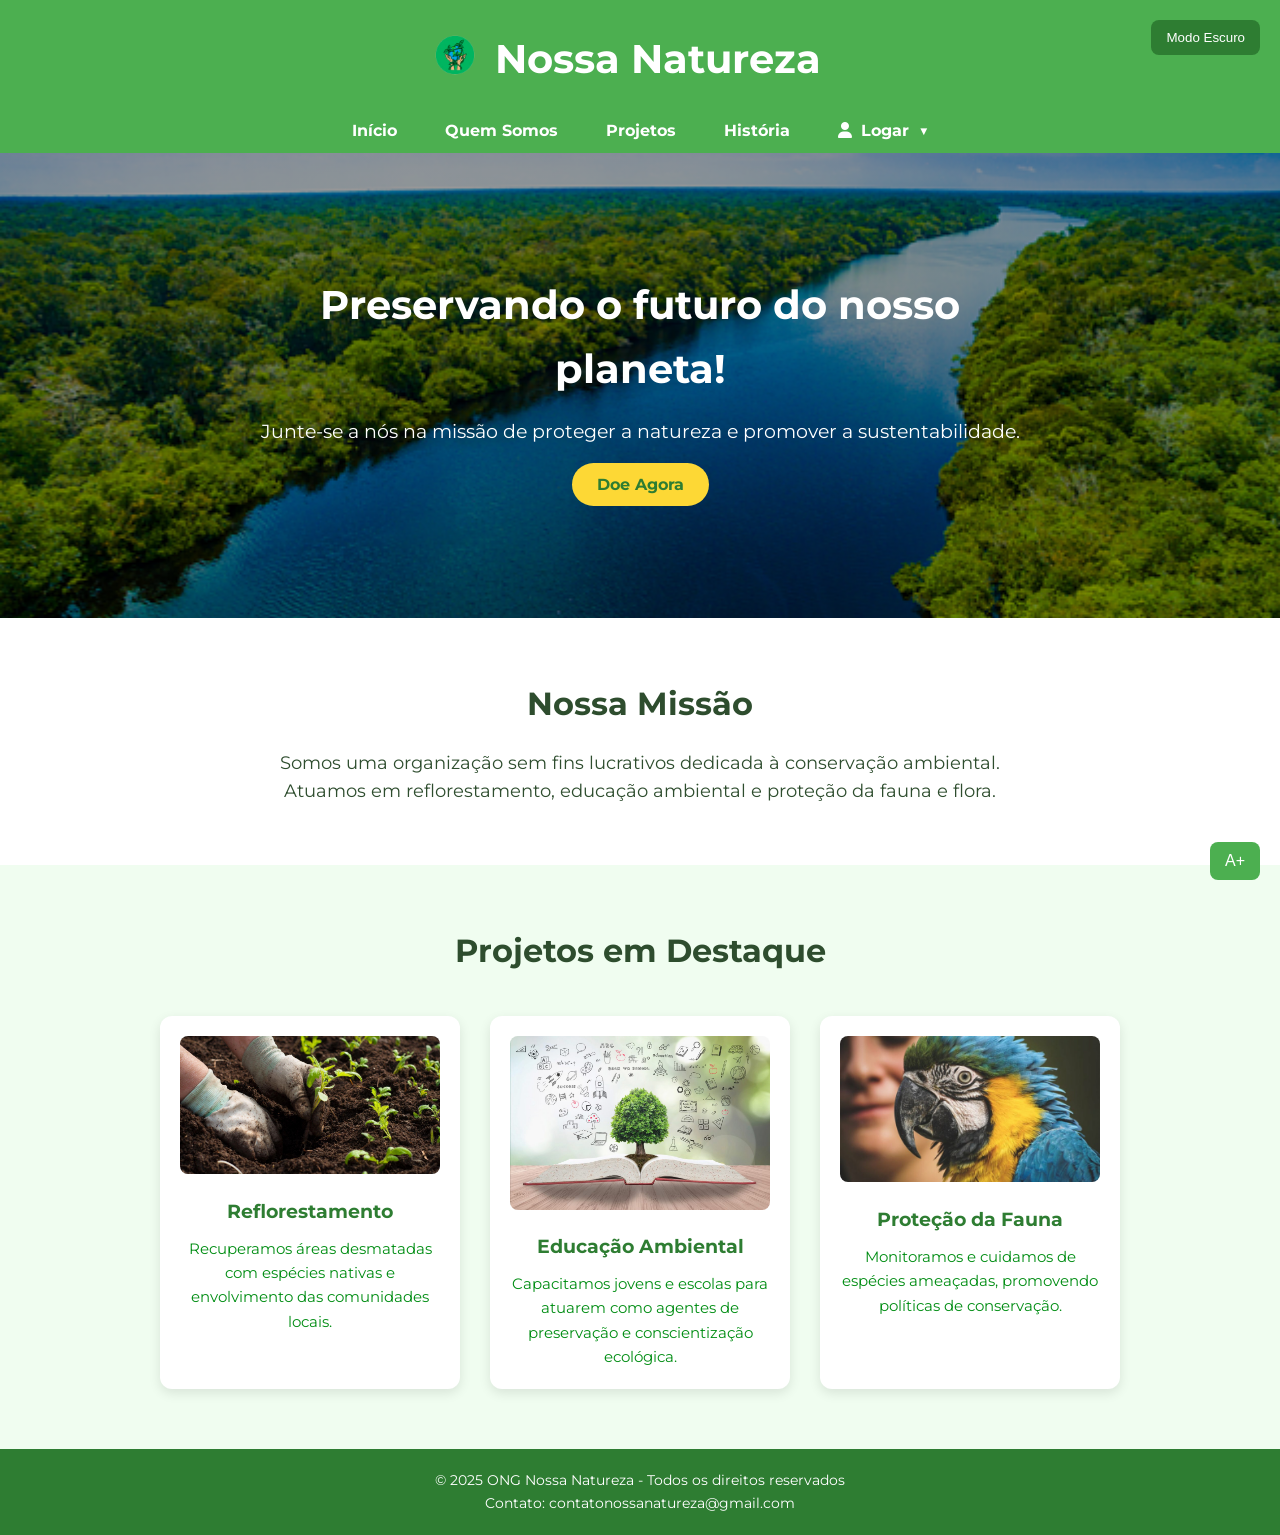
<file: projeto V0.6/html/index.html>
<!DOCTYPE html>
<html lang="pt-br">
<head> 
    <meta charset="UTF-8">
    <meta name="viewport" content="width=device-width, initial-scale=1.0">
    <link rel="icon" href="../Imagens/logo.png">
    <title>Nossa Natureza ONG</title>

    <!-- CSS -->
    <link rel="stylesheet" href="../CSS/GLOBAL CSS.css">
    <link rel="stylesheet" href="../CSS/inicial.css">
    <link rel="stylesheet" href="../CSS/aumentar fonte e dark mode.css">

    <!-- JAVASCRIPT -->
    <script defer src="../JS/aumentar fonte e dark mode.js"></script>
    <script src="../JS/sessao logado.js"></script>
    <script src="../JS/PagPrincipal.js"></script>

    <!-- recursos externos -->
    <link href="https://fonts.googleapis.com/css2?family=Montserrat:wght@400;700&display=swap" rel="stylesheet">
    <link rel="stylesheet" href="https://cdnjs.cloudflare.com/ajax/libs/font-awesome/6.7.2/css/all.min.css" integrity="sha512-Evv84Mr4kqVGRNSgIGL/F/aIDqQb7xQ2vcrdIwxfjThSH8CSR7PBEakCr51Ck+w+/U6swU2Im1vVX0SVk9ABhg==" crossorigin="anonymous" referrerpolicy="no-referrer" />
</head>
<body>
    <!-- botões globais -->
    <button id="modoToggle">Modo Escuro</button>
    <button id="aumentarFonte">A+</button>

    <header>
        <div class="topo">
            <div class="logo">
                <img src="../Imagens/logo.png" width="90" height="90" alt="Logo da ONG">
            </div>
            <h1>Nossa Natureza</h1>
        </div>
        <nav>
            <ul>
                <li><a href="index.html">Início</a></li>
                <li><a href="quemsomos.html">Quem Somos</a></li>
                <li><a href="projetos.html">Projetos</a></li>
                <li><a href="historia.html">História</a></li>
                <li class="dropdown logar-btn">
                    <a href="" onclick="return false">
                        <i class="fa-solid fa-user"></i> Logar <span class="arrow">▼</span></a>
                    <div class="dropdown-menu">
                        <a href="cadastro.html">Cadastrar</a>
                        <a href="login.html">Login</a>
                    </div>
                </li>
            </ul>
        </nav>
    </header>

    <main>
        <section class="hero">
            <div class="hero-content">
                <h2>Preservando o futuro do nosso planeta!</h2>
                <p>Junte-se a nós na missão de proteger a natureza e promover a sustentabilidade.</p>
                <a href="doacao.html" class="botao-destaque">Doe Agora</a>
            </div>
        </section>

        <section class="sobre">
            <h2>Nossa Missão</h2>
            <p>Somos uma organização sem fins lucrativos dedicada à conservação ambiental. <br> Atuamos em reflorestamento, educação ambiental e proteção da fauna e flora.</p>
        </section>

        <section class="projetos">
            <h2>Projetos em Destaque</h2>
            <div class="cards">
                <div class="card">
                    <img src="../Imagens/Reflorestramento.jpg" alt="Projeto de Reflorestamento" loading="lazy">
                    <h3>Reflorestamento</h3>
                    <p>Recuperamos áreas desmatadas com espécies nativas e envolvimento das comunidades locais.</p>
                </div>
                <div class="card">
                    <img src="../Imagens/ambiental.jpg" alt="Educação Ambiental" loading="lazy">
                    <h3>Educação Ambiental</h3>
                    <p>Capacitamos jovens e escolas para atuarem como agentes de preservação e conscientização ecológica.</p>
                </div>
                <div class="card">
                    <img src="../Imagens/fauna.jpg" alt="Proteção da Fauna" loading="lazy">
                    <h3>Proteção da Fauna</h3>
                    <p>Monitoramos e cuidamos de espécies ameaçadas, promovendo políticas de conservação.</p>
                </div>
            </div>
        </section>
    </main>

    <footer>
        <p>© 2025 ONG Nossa Natureza - Todos os direitos reservados</p>
        <p>Contato: contatonossanatureza@gmail.com</p>
    </footer>
</body>
</html>
</file>
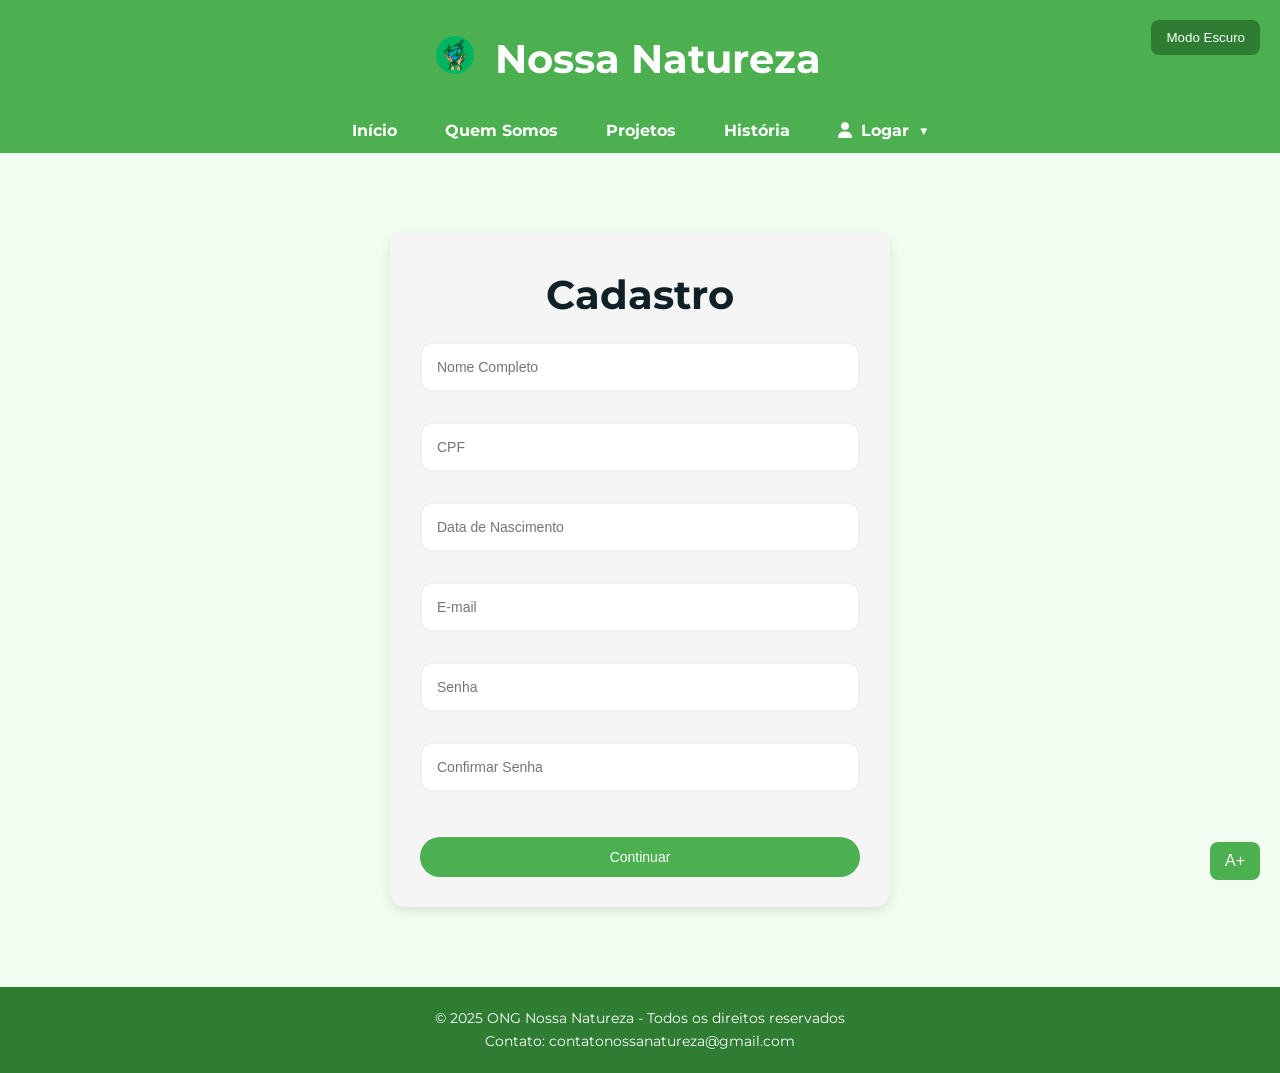
<file: projeto V0.6/html/cadastro.html>
<!DOCTYPE html>
<html lang="pt-br">
<head> 
    <meta charset="UTF-8">
    <meta name="viewport" content="width=device-width, initial-scale=1.0">
    <link rel="icon" href="../Imagens/logo.png">
    <title>Cadastro - Nossa Natureza ONG</title>

    <!-- CSS -->
    <link rel="stylesheet" href="../CSS/GLOBAL CSS.css">
    <link rel="stylesheet" href="../CSS/cadastro.css">
    <link rel="stylesheet" href="../CSS/aumentar fonte e dark mode.css">

    <!-- JAVASCRIPT -->
    <script defer src="../JS/cadastro.js"></script>
    <script defer src="../JS/aumentar fonte e dark mode.js"></script>

    <!-- recursos externos -->
    <link href="https://fonts.googleapis.com/css2?family=Montserrat:wght@400;700&display=swap" rel="stylesheet">
    <link rel="stylesheet" href="https://cdnjs.cloudflare.com/ajax/libs/font-awesome/6.7.2/css/all.min.css" integrity="sha512-Evv84Mr4kqVGRNSgIGL/F/aIDqQb7xQ2vcrdIwxfjThSH8CSR7PBEakCr51Ck+w+/U6swU2Im1vVX0SVk9ABhg==" crossorigin="anonymous" referrerpolicy="no-referrer" />
</head>
<body>
    <!-- botões globais -->
    <button id="modoToggle">Modo Escuro</button>
    <button id="aumentarFonte">A+</button>

    <header>
        <div class="topo">
            <div class="logo">
                <img src="../Imagens/logo.png" width="90" height="90" alt="Logo da ONG">
            </div>
            <h1>Nossa Natureza</h1>
        </div>
        <nav>
            <ul>
                <li><a href="index.html">Início</a></li>
                <li><a href="quemsomos.html">Quem Somos</a></li>
                <li><a href="projetos.html">Projetos</a></li>
                <li><a href="historia.html">História</a></li>
                <li class="dropdown logar-btn">
                    <a href="" onclick="return false">
                        <i class="fa-solid fa-user"></i> Logar <span class="arrow">▼</span></a>
                    <div class="dropdown-menu">
                        <a href="cadastro.html">Cadastrar</a>
                        <a href="login.html">Login</a>
                    </div>
                </li>
            </ul>
        </nav>
    </header>

    <main>
        <div class="container">

            <!-- 1° formulario -->
            <form id="cadastro" action="/">
                <h1>Cadastro</h1>
                <div class="input-control">
                    <input type="text" id="nome" name="nome" placeholder="Nome Completo">
                    <div class="erro"></div>
                </div>
                <div class="input-control">
                    <input type="text" id="cpf" name="cpf" placeholder="CPF" autocomplete="off" inputmode="numeric">
                    <div class="erro"></div>
                </div>
                <div class="input-control">
                    <input type="text" id="data-de-nascimento" name="data de nascimento" placeholder="Data de Nascimento">
                    <div class="erro"></div>
                </div>
                <div class="input-control">
                    <input type="text" id="email" name="email" placeholder="E-mail">
                    <div class="erro"></div>
                </div>
                <div class="input-control">
                    <input type="password" id="senha" name="senha" placeholder="Senha">
                    <div class="erro"></div>
                </div>
                <div class="input-control">
                    <input type="password" id="senha2" name="senha2" placeholder="Confirmar Senha">
                    <div class="erro"></div>
                </div>
                <button type="button" id="botao-cadastrar" name="botao-cadastrar">Continuar</button>
            </form>

            <!-- 2° formulario -->
            <form id="cadastro-endereco">
                <h1>Cadastro</h1>
                <div class="input-control">
                    <input type="text" id="cep" name="cep" placeholder="CEP">
                    <div class="erro"></div>
                </div>
                <div class="input-control">
                    <input type="text" id="estado" name="estado" placeholder="Estado">
                    <div class="erro"></div>
                </div>
                <div class="input-control">
                    <input type="text" id="cidade" name="cidade" placeholder="Cidade">
                    <div class="erro"></div>
                </div>
                <div class="input-control">
                    <input type="text" id="bairro" name="bairro" placeholder="Bairro">
                    <div class="erro"></div>
                </div>
                <div class="input-control">
                    <input type="text" id="rua" name="rua" placeholder="Rua">
                    <div class="erro"></div>
                </div>
                <button type="button" id="botao-cadastrar2">Finalizar Cadastro</button>
            </form>

            <!-- autenticacao de 2 fatores -->
            <div class="fundo-2fa" id="fundo-2fa">
                <div id="janela-2fa" class="janela-2fa">
                    <h1>Autenticação de 2 fatores</h1>
                    <p>Crie seu código de autenticação</p>
                    <div class="input-control">
                        <input type="text" id="codigo-2fa" maxlength="6" placeholder="Código de 6 dígitos">
                        <div class="erro"></div>
                    </div>
                    <button id="botao-criar-codigo">Confirmar</button>
                </div>
            </div>    
        </div>
    </main>

    <footer>
        <p>© 2025 ONG Nossa Natureza - Todos os direitos reservados</p>
        <p>Contato: contatonossanatureza@gmail.com</p>
    </footer>
</body>
</html>
</file>
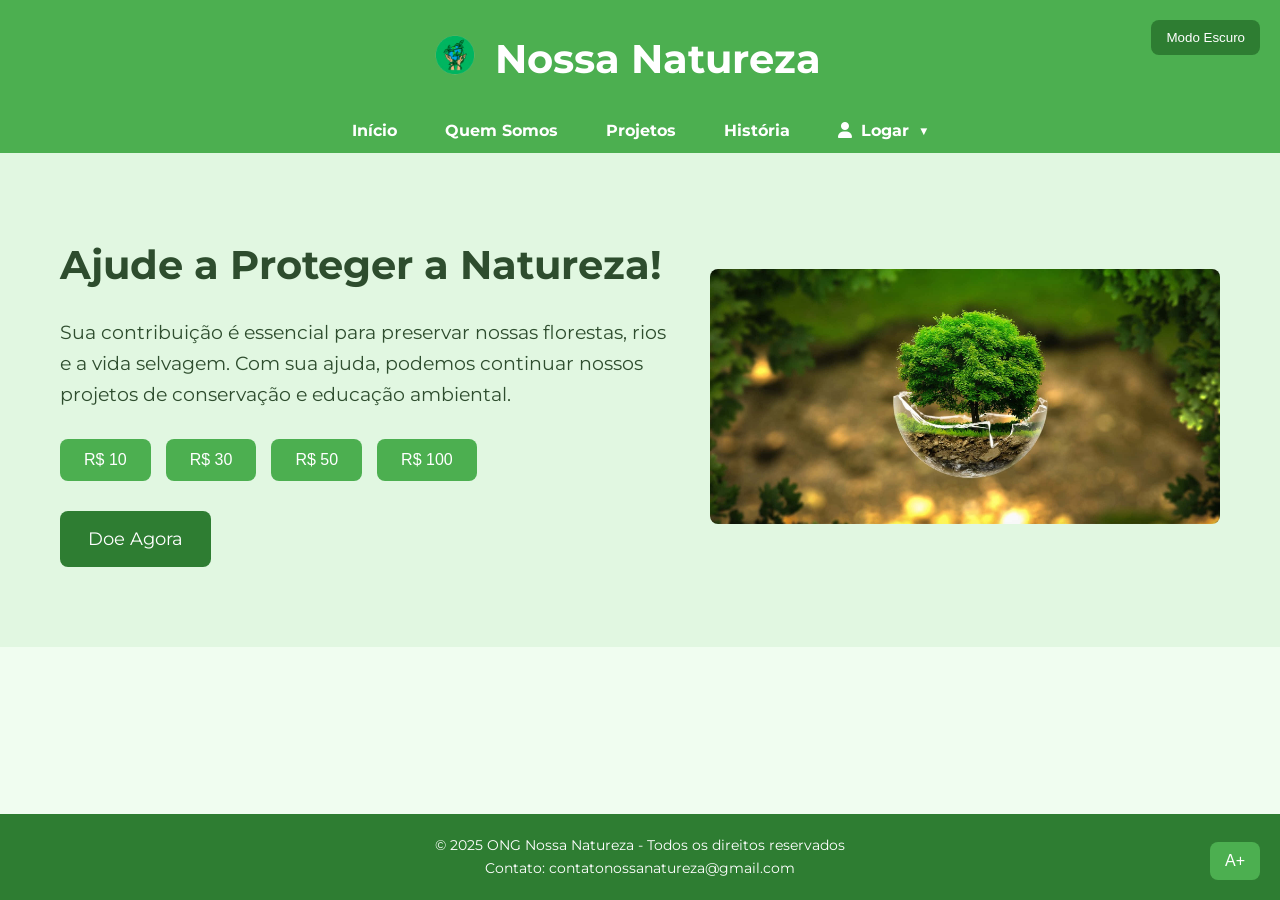
<file: projeto V0.6/html/doacao.html>
<!DOCTYPE html>
<html lang="pt-br">
<head> 
    <meta charset="UTF-8">
    <meta name="viewport" content="width=device-width, initial-scale=1.0">
    <link rel="icon" href="../Imagens/logo.png">
    <title>Doações - Nossa Natureza ONG</title>
    
    <!-- CSS -->
     <link rel="stylesheet" href="../CSS/GLOBAL CSS.css">
     <link rel="stylesheet" href="../CSS/doacao.css">
     <link rel="stylesheet" href="../CSS/aumentar fonte e dark mode.css">

    <!-- JAVASCRIPT -->
     <script defer src="../JS/aumentar fonte e dark mode.js"></script>
     <script src="../JS/sessao logado.js"></script>

    <!-- recursos externos -->
    <link href="https://fonts.googleapis.com/css2?family=Montserrat:wght@400;700&display=swap" rel="stylesheet">
    <link rel="stylesheet" href="https://cdnjs.cloudflare.com/ajax/libs/font-awesome/6.7.2/css/all.min.css" integrity="sha512-Evv84Mr4kqVGRNSgIGL/F/aIDqQb7xQ2vcrdIwxfjThSH8CSR7PBEakCr51Ck+w+/U6swU2Im1vVX0SVk9ABhg==" crossorigin="anonymous" referrerpolicy="no-referrer" />
</head>
<body>
    <!-- botões globais -->
    <button id="modoToggle">Modo Escuro</button>
    <button id="aumentarFonte">A+</button>

    <header>
      <div class="topo">
        <div class="logo">
          <img src="../Imagens/logo.png" width="90" height="90" alt="Logo da ONG">
        </div>
        <h1>Nossa Natureza</h1>
      </div>
      <nav>
        <ul>
          <li><a href="index.html">Início</a></li>
          <li><a href="quemsomos.html">Quem Somos</a></li>
          <li><a href="projetos.html">Projetos</a></li>
          <li><a href="historia.html">História</a></li>
          <li class="dropdown logar-btn">
            <a href="" onclick="return false">
              <i class="fa-solid fa-user"></i> Logar <span class="arrow">▼</span></a>
            <div class="dropdown-menu">
              <a href="cadastro.html">Cadastrar</a>
              <a href="login.html">Login</a>
            </div>
          </li>
        </ul>
      </nav>
    </header>

  <main>
    <section class="doe-agora">
      <div class="conteudo-doacao">
        <div class="texto-doacao">
          <h2>Ajude a Proteger a Natureza!</h2>
          <p>
            Sua contribuição é essencial para preservar nossas florestas, rios e a vida selvagem. Com sua ajuda, podemos continuar nossos projetos de conservação e educação ambiental.
          </p>
          <div class="valores-doacao">
            <button class="valor">R$ 10</button>
            <button class="valor">R$ 30</button>
            <button class="valor">R$ 50</button>
            <button class="valor">R$ 100</button>
          </div>
          <a href="#" class="botao-doar">Doe Agora</a>
        </div>
        <div class="imagem-doacao">
          <img src="../Imagens/nature.jpg" alt="Imagem representando a natureza">
        </div>
      </div>
    </section>
  </main>

  <footer>
    <p>© 2025 ONG Nossa Natureza - Todos os direitos reservados</p>
    <p>Contato: contatonossanatureza@gmail.com</p>
  </footer>
</body>
</html>
</file>
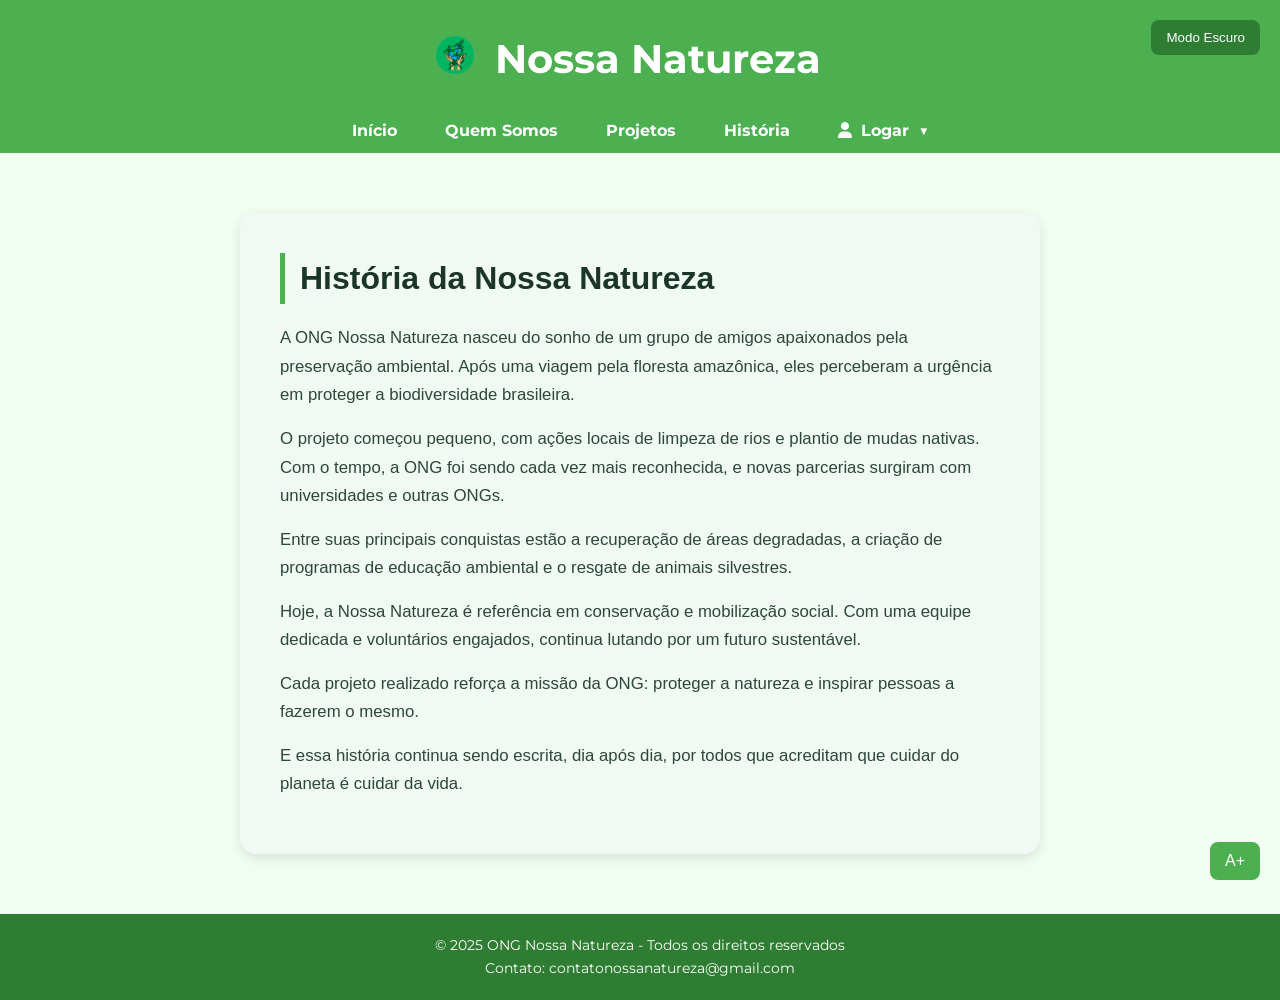
<file: projeto V0.6/html/historia.html>
<!DOCTYPE html>
<html lang="pt-br">
<head> 
  <meta charset="UTF-8">
  <meta name="viewport" content="width=device-width, initial-scale=1.0">
  <link rel="icon" href="../Imagens/logo.png">
  <title>História - Nossa Natureza ONG</title>

  <!-- CSS -->
  <link rel="stylesheet" href="../CSS/GLOBAL CSS.css">
  <link rel="stylesheet" href="../CSS/historia.css">
  <link rel="stylesheet" href="../CSS/aumentar fonte e dark mode.css">
  
  <!-- JAVASCRIPT -->
  <script defer src="../JS/aumentar fonte e dark mode.js"></script>
  <script src="../JS/sessao logado.js"></script>
  
  <!-- recursos externos -->
  <link href="https://fonts.googleapis.com/css2?family=Montserrat:wght@400;700&display=swap" rel="stylesheet">
  <link rel="stylesheet" href="https://cdnjs.cloudflare.com/ajax/libs/font-awesome/6.7.2/css/all.min.css" integrity="sha512-Evv84Mr4kqVGRNSgIGL/F/aIDqQb7xQ2vcrdIwxfjThSH8CSR7PBEakCr51Ck+w+/U6swU2Im1vVX0SVk9ABhg==" crossorigin="anonymous" referrerpolicy="no-referrer" />
</head>
<body>
  <!-- botões globais -->
  <button id="modoToggle">Modo Escuro</button>
  <button id="aumentarFonte">A+</button>

  <header>
    <div class="topo">
      <div class="logo">
        <img src="../Imagens/logo.png" width="90" height="90" alt="Logo da ONG">
      </div>
      <h1>Nossa Natureza</h1>
    </div>
    <nav>
      <ul>
        <li><a href="index.html">Início</a></li>
        <li><a href="quemsomos.html">Quem Somos</a></li>
        <li><a href="projetos.html">Projetos</a></li>
        <li><a href="historia.html">História</a></li>
        <li class="dropdown logar-btn">
          <a href="" onclick="return false">
            <i class="fa-solid fa-user"></i> Logar <span class="arrow">▼</span></a>
          <div class="dropdown-menu">
            <a href="cadastro.html">Cadastrar</a>
            <a href="login.html">Login</a>
          </div>
        </li>
      </ul>
    </nav>
  </header>

  <main>
    <section id="historia">
      <h2>História da Nossa Natureza</h2>
      <p>
        A ONG Nossa Natureza nasceu do sonho de um grupo de amigos apaixonados pela preservação ambiental. 
        Após uma viagem pela floresta amazônica, eles perceberam a urgência em proteger a biodiversidade brasileira.
      </p>
      <p>
        O projeto começou pequeno, com ações locais de limpeza de rios e plantio de mudas nativas. 
        Com o tempo, a ONG foi sendo cada vez mais reconhecida, e novas parcerias surgiram com universidades e outras ONGs.
      </p>
      <p>
        Entre suas principais conquistas estão a recuperação de áreas degradadas, a criação de programas de educação ambiental e o resgate de animais silvestres.
      </p>
      <p>
        Hoje, a Nossa Natureza é referência em conservação e mobilização social. Com uma equipe dedicada e voluntários engajados, continua lutando por um futuro sustentável.
      </p>
      <p>
        Cada projeto realizado reforça a missão da ONG: proteger a natureza e inspirar pessoas a fazerem o mesmo.
      </p>
      <p>
        E essa história continua sendo escrita, dia após dia, por todos que acreditam que cuidar do planeta é cuidar da vida.
      </p>
    </section>
  </main>

  <footer>
    <p>© 2025 ONG Nossa Natureza - Todos os direitos reservados</p>
    <p>Contato: contatonossanatureza@gmail.com</p>
  </footer>
</body>
</html>
</file>
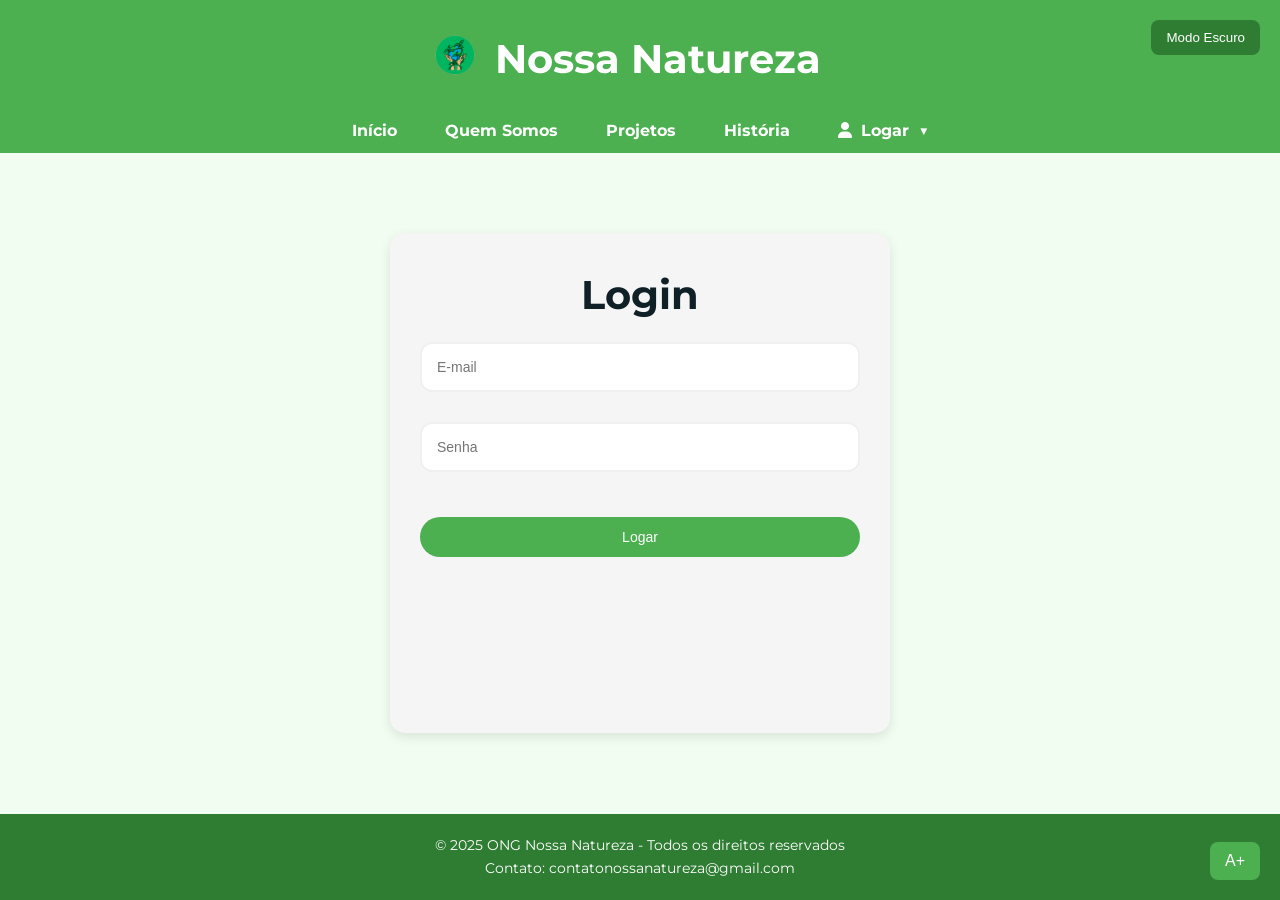
<file: projeto V0.6/html/login.html>
<!DOCTYPE html>
<html lang="pt-br">
<head> 
    <meta charset="UTF-8">
    <meta name="viewport" content="width=device-width, initial-scale=1.0">
    <link rel="icon" href="../Imagens/logo.png">
    <title>Login - Nossa Natureza ONG</title>
    
    <!-- CSS -->
    <link rel="stylesheet" href="../CSS/GLOBAL CSS.css">
    <link rel="stylesheet" href="../CSS/login.css">
    <link rel="stylesheet" href="../CSS/aumentar fonte e dark mode.css">

    <!-- JAVASCRIPT -->
    <script defer src="../JS/login.js"></script>
    <script defer src="../JS/aumentar fonte e dark mode.js"></script>

    <!-- recursos externos -->
    <link href="https://fonts.googleapis.com/css2?family=Montserrat:wght@400;700&display=swap" rel="stylesheet">
    <link rel="stylesheet" href="https://cdnjs.cloudflare.com/ajax/libs/font-awesome/6.7.2/css/all.min.css" integrity="sha512-Evv84Mr4kqVGRNSgIGL/F/aIDqQb7xQ2vcrdIwxfjThSH8CSR7PBEakCr51Ck+w+/U6swU2Im1vVX0SVk9ABhg==" crossorigin="anonymous" referrerpolicy="no-referrer" />
</head>
<body>
    <!-- botões globais -->
    <button id="modoToggle">Modo Escuro</button>
    <button id="aumentarFonte">A+</button>

    <header>
        <div class="topo">
            <div class="logo">
                <img src="../Imagens/logo.png" width="90" height="90" alt="Logo da ONG">
            </div>
            <h1>Nossa Natureza</h1>
        </div>
        <nav>
            <ul>
                <li><a href="index.html">Início</a></li>
                <li><a href="quemsomos.html">Quem Somos</a></li>
                <li><a href="projetos.html">Projetos</a></li>
                <li><a href="historia.html">História</a></li>
                <li class="dropdown logar-btn">
                    <a href="" onclick="return false">
                        <i class="fa-solid fa-user"></i> Logar <span class="arrow">▼</span></a>
                    <div class="dropdown-menu">
                        <a href="cadastro.html">Cadastrar</a>
                        <a href="login.html">Login</a>
                    </div>
                </li>
            </ul>
        </nav>
    </header>

    <main>
        <div class="container">
            <form id="login">
                <h1>Login</h1>
                <div class="input-control">
                    <input type="text" id="email" name="email" placeholder="E-mail">
                    <div class="erro"></div>
                </div>
                <div class="input-control">
                    <input type="password" id="senha" name="senha" placeholder="Senha">
                    <div class="erro"></div>
                </div>
                <button type="submit" id="botao-entrar" name="botao-entrar">Logar</button>
            </form>

            <div class="fundo-2fa" id="fundo-2fa">
                <div class="janela-2fa" id="janela-2fa">
                    <h1>Autenticação de 2 fatores</h1>
                    <p>Insira seu código de autenticação</p>
                    <div class="input-control">
                        <input type="text" id="codigo-2fa" maxlength="6" placeholder="Código de 6 dígitos">
                        <div class="erro"></div>
                    </div>
                    <button id="botao-entrar2">Confirmar</button>
                </div>
            </div>  
        </div>
    </main>

    <footer>
        <p>© 2025 ONG Nossa Natureza - Todos os direitos reservados</p>
        <p>Contato: contatonossanatureza@gmail.com</p>
    </footer>
</body>
</html>
</file>
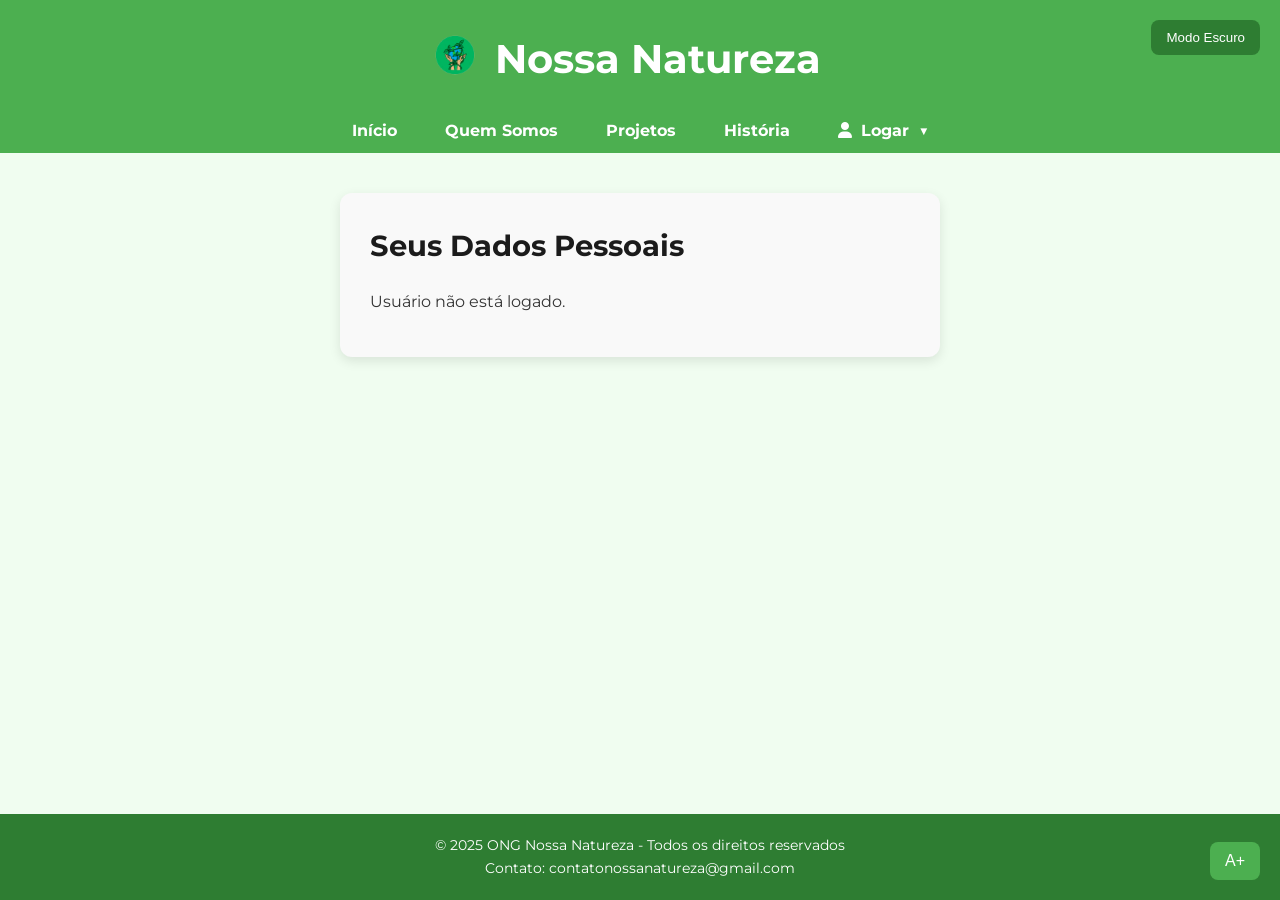
<file: projeto V0.6/html/perfil.html>
<!DOCTYPE html>
<html lang="pt-br">
<head> 
    <meta charset="UTF-8">
    <meta name="viewport" content="width=device-width, initial-scale=1.0">
    <link rel="icon" href="../Imagens/logo.png">
    <title>Perfil - Nossa Natureza ONG</title>

    <!-- CSS -->
    <link rel="stylesheet" href="../CSS/GLOBAL CSS.css">
    <link rel="stylesheet" href="../CSS/perfil.css">
    <link rel="stylesheet" href="../CSS/aumentar fonte e dark mode.css">

    <!-- JAVASCRIPT -->
    <script defer src="../JS/perfil.js"></script>
    <script defer src="../JS/aumentar fonte e dark mode.js"></script>
    <script src="../JS/sessao logado.js"></script>

    <!-- recursos externos -->
    <link href="https://fonts.googleapis.com/css2?family=Montserrat:wght@400;700&display=swap" rel="stylesheet">
    <link rel="stylesheet" href="https://cdnjs.cloudflare.com/ajax/libs/font-awesome/6.7.2/css/all.min.css" integrity="sha512-Evv84Mr4kqVGRNSgIGL/F/aIDqQb7xQ2vcrdIwxfjThSH8CSR7PBEakCr51Ck+w+/U6swU2Im1vVX0SVk9ABhg==" crossorigin="anonymous" referrerpolicy="no-referrer" />
</head>
<body>
    <!-- botões globais -->
    <button id="modoToggle">Modo Escuro</button>
    <button id="aumentarFonte">A+</button>

    <header>
        <div class="topo">
            <div class="logo">
                <img src="../Imagens/logo.png" width="90" height="90" alt="Logo da ONG">
            </div>
            <h1>Nossa Natureza</h1>
        </div>
        <nav>
            <ul>
                <li><a href="index.html">Início</a></li>
                <li><a href="quemsomos.html">Quem Somos</a></li>
                <li><a href="projetos.html">Projetos</a></li>
                <li><a href="historia.html">História</a></li>
                <li class="dropdown logar-btn">
                    <a href="" onclick="return false">
                        <i class="fa-solid fa-user"></i> Logar <span class="arrow">▼</span></a>
                    <div class="dropdown-menu">
                        <a href="cadastro.html">Cadastrar</a>
                        <a href="login.html">Login</a>
                    </div>
                </li>
            </ul>
        </nav>
    </header>
    <main>
        <div class="container-info-usuario">
        <h1>Seus Dados Pessoais</h1>
        <ul id="info-usuario">
        </ul>
    </div>
    </main>
    <footer>
        <p>© 2025 ONG Nossa Natureza - Todos os direitos reservados</p>
        <p>Contato: contatonossanatureza@gmail.com</p>
    </footer>
</body>
</html>
</file>
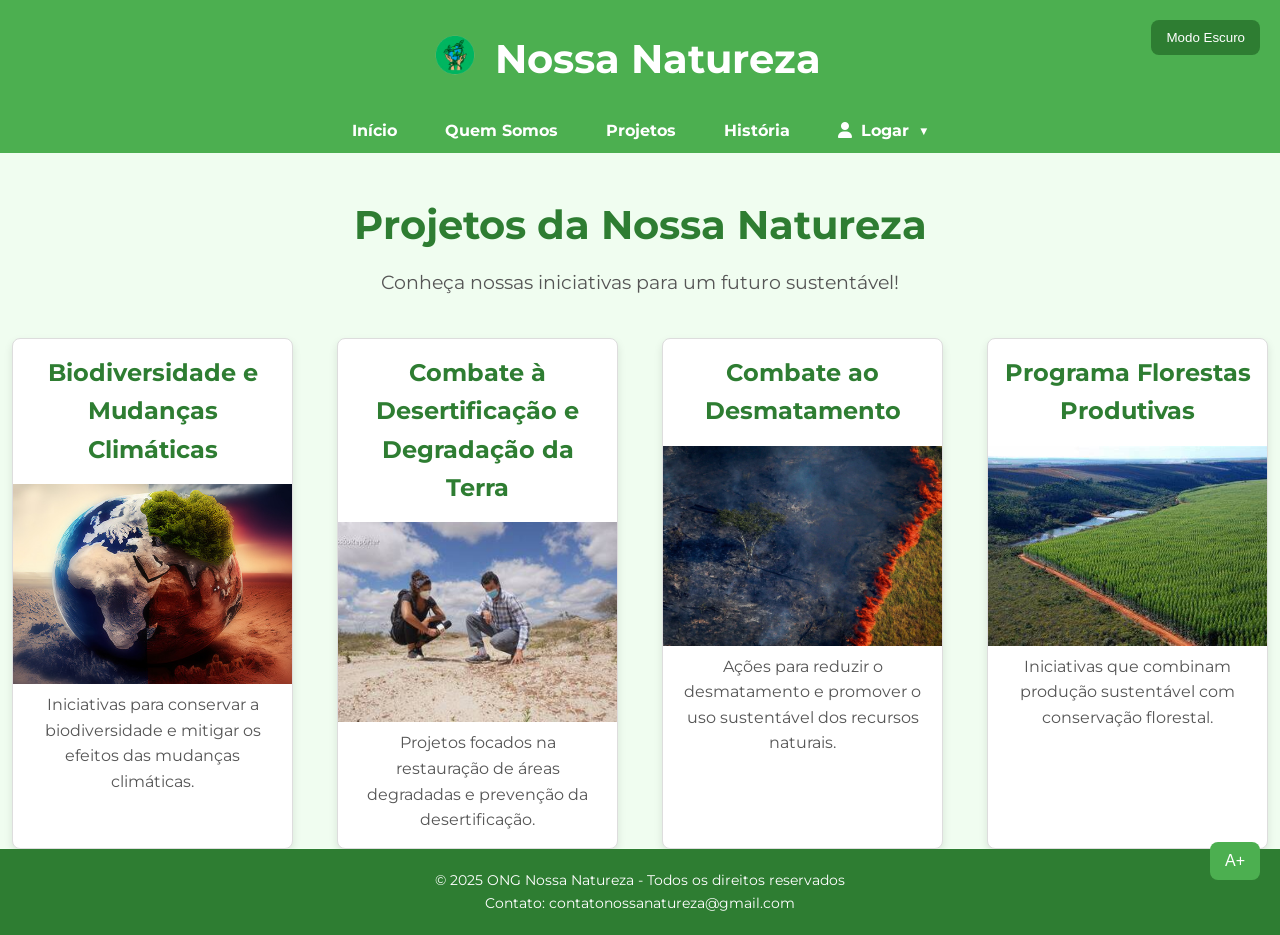
<file: projeto V0.6/html/projetos.html>
<!DOCTYPE html>
<html lang="pt-br">
<head>
    <meta charset="UTF-8">
    <meta name="viewport" content="width=device-width, initial-scale=1.0">
    <link rel="icon" href="../Imagens/logo.png">
    <title>Projetos - Nossa Natureza ONG</title>
    
    <!-- CSS -->
    <link rel="stylesheet" href="../CSS/GLOBAL CSS.css">
    <link rel="stylesheet" href="../CSS/projetos.css">
    <link rel="stylesheet" href="../CSS/aumentar fonte e dark mode.css">
  
    <!-- JAVASCRIPT -->
    <script defer src="../JS/aumentar fonte e dark mode.js"></script>
    <script src="../JS/sessao logado.js"></script>
  
    <!-- recursos externos -->
    <link href="https://fonts.googleapis.com/css2?family=Montserrat:wght@400;700&display=swap" rel="stylesheet">
    <link rel="stylesheet" href="https://cdnjs.cloudflare.com/ajax/libs/font-awesome/6.7.2/css/all.min.css" integrity="sha512-Evv84Mr4kqVGRNSgIGL/F/aIDqQb7xQ2vcrdIwxfjThSH8CSR7PBEakCr51Ck+w+/U6swU2Im1vVX0SVk9ABhg==" crossorigin="anonymous" referrerpolicy="no-referrer"/>
</head>
<body>
    <!-- botões globais -->
    <button id="modoToggle">Modo Escuro</button>
    <button id="aumentarFonte">A+</button>

    <header>
        <div class="topo">
            <div class="logo">
                <img src="../Imagens/logo.png" width="90" height="90" alt="Logo da ONG">
            </div>
            <h1>Nossa Natureza</h1>
        </div>
        <nav>
            <ul>
                <li><a href="index.html">Início</a></li>
                <li><a href="quemsomos.html">Quem Somos</a></li>
                <li><a href="projetos.html">Projetos</a></li>
                <li><a href="historia.html">História</a></li>
                <li class="dropdown logar-btn">
                    <a href="" onclick="return false">
                        <i class="fa-solid fa-user"></i> Logar <span class="arrow">▼</span></a>
                    <div class="dropdown-menu">
                        <a href="cadastro.html">Cadastrar</a>
                        <a href="login.html">Login</a>
                    </div>
                </li>
            </ul>
        </nav>
    </header>

    <main>
        <div class="projetos-center">
            <h1>Projetos da Nossa Natureza</h1>
            <p>Conheça nossas iniciativas para um futuro sustentável!</p>
        </div>
        <section class="projetos">
            <article class="projeto">
                <h2>Biodiversidade e Mudanças Climáticas</h2>
                <img src="../Imagens/projeto1.jpg" alt="Imagem do projeto Biodiversidade">
                <p>Iniciativas para conservar a biodiversidade e mitigar os efeitos das mudanças climáticas.</p>
            </article>

            <article class="projeto">
                <h2>Combate à Desertificação e Degradação da Terra</h2>
                <img src="../Imagens/projeto2,jpg.jpg" alt="Imagem do projeto Desertificação">
                <p>Projetos focados na restauração de áreas degradadas e prevenção da desertificação.</p>
            </article>

            <article class="projeto">
                <h2>Combate ao Desmatamento</h2>
                <img src="../Imagens/projeto3.webp" alt="Imagem do projeto Desmatamento">
                <p>Ações para reduzir o desmatamento e promover o uso sustentável dos recursos naturais.</p>
            </article>

            <article class="projeto">
                <h2>Programa Florestas Produtivas</h2>
                <img src="../Imagens/projeto4.jpg" alt="Imagem do projeto Florestas Produtivas">
                <p>Iniciativas que combinam produção sustentável com conservação florestal.</p>
            </article>
            <!--<article class="projeto">
                    <h2>Colocar a mão na massa</h2>
                    <img src="../Imagens/projeto5.jpg" alt="imagem de mao na massa">
                    <p>Veja como ajudar colocando a mão na massa</p>
                </article>
            -->
        </section>
    </main>

    <footer>
        <p>© 2025 ONG Nossa Natureza - Todos os direitos reservados</p>
        <p>Contato: contatonossanatureza@gmail.com</p>
    </footer>
</body>
</html>
</file>
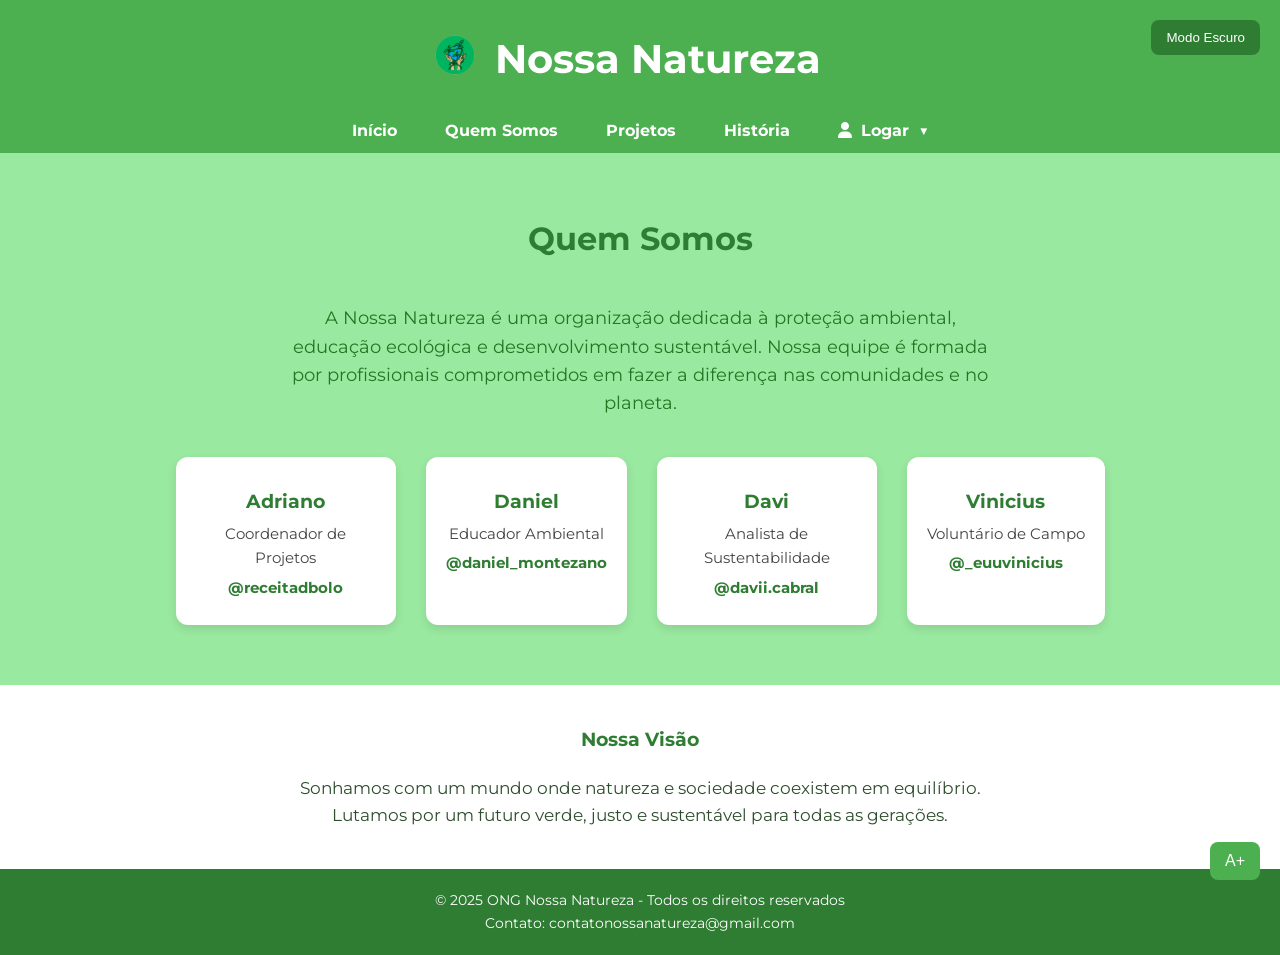
<file: projeto V0.6/html/quemsomos.html>
<!DOCTYPE html>
<html lang="pt-br">
<head>
    <meta charset="UTF-8">
    <meta name="viewport" content="width=device-width, initial-scale=1.0">
    <link rel="icon" href="../Imagens/logo.png">
    <title>Quem Somos - Nossa Natureza ONG</title>

    <!-- CSS -->
    <link rel="stylesheet" href="../CSS/GLOBAL CSS.css">
    <link rel="stylesheet" href="../CSS/quemsomos.css">
    <link rel="stylesheet" href="../CSS/aumentar fonte e dark mode.css">

    <!-- JAVASCRIPT -->
    <script defer src="../JS/aumentar fonte e dark mode.js"></script>
    <script src="../JS/sessao logado.js"></script>

    <!-- recursos externos -->
    <link href="https://fonts.googleapis.com/css2?family=Montserrat:wght@400;700&display=swap" rel="stylesheet">
    <link rel="stylesheet" href="https://cdnjs.cloudflare.com/ajax/libs/font-awesome/6.7.2/css/all.min.css" integrity="sha512-Evv84Mr4kqVGRNSgIGL/F/aIDqQb7xQ2vcrdIwxfjThSH8CSR7PBEakCr51Ck+w+/U6swU2Im1vVX0SVk9ABhg==" crossorigin="anonymous" referrerpolicy="no-referrer" />
</head>
<body>
    <!-- botões globais -->
    <button id="modoToggle">Modo Escuro</button>
    <button id="aumentarFonte">A+</button>

    <header>
        <div class="topo">
            <div class="logo">
                <img src="../Imagens/logo.png" width="90" height="90" alt="Logo da ONG">
            </div>
            <h1>Nossa Natureza</h1>
        </div>
        <nav>
            <ul>
                <li><a href="index.html">Início</a></li>
                <li><a href="quemsomos.html">Quem Somos</a></li>
                <li><a href="projetos.html">Projetos</a></li>
                <li><a href="historia.html">História</a></li>
                <li class="dropdown logar-btn">
                    <a href="" onclick="return false">
                        <i class="fa-solid fa-user"></i> Logar <span class="arrow">▼</span></a>
                    <div class="dropdown-menu">
                        <a href="cadastro.html">Cadastrar</a>
                        <a href="login.html">Login</a>
                    </div>
                </li>
            </ul>
        </nav>
    </header>

    <main>
        <section class="quem-somos">
            <h2>Quem Somos</h2>
            <p class="descricao">
                A Nossa Natureza é uma organização dedicada à proteção ambiental, educação ecológica e desenvolvimento sustentável. Nossa equipe é formada por profissionais comprometidos em fazer a diferença nas comunidades e no planeta.
            </p>
            <div class="equipe">
                <div class="membro">
                    <h3>Adriano</h3>
                    <p>Coordenador de Projetos</p>
                    <p class="arroba">@receitadbolo</p>
                </div>
                <div class="membro">
                    <h3>Daniel</h3>
                    <p>Educador Ambiental</p>
                    <p class="arroba">@daniel_montezano</p>
                </div>
                <div class="membro">
                    <h3>Davi</h3>
                    <p>Analista de Sustentabilidade</p>
                    <p class="arroba">@davii.cabral</p>
                </div>
                <div class="membro">
                    <h3>Vinicius</h3>
                    <p>Voluntário de Campo</p>
                    <p class="arroba">@_euuvinicius</p>
                </div>
            </div>
        </section>

        <section class="visao">
            <h3>Nossa Visão</h3>
            <p>Sonhamos com um mundo onde natureza e sociedade coexistem em equilíbrio. Lutamos por um futuro verde, justo e sustentável para todas as gerações.</p>
        </section>
    </main>

    <footer>
        <p>© 2025 ONG Nossa Natureza - Todos os direitos reservados</p>
        <p>Contato: contatonossanatureza@gmail.com</p>
    </footer>
</body>
</html>
</file>
<file: projeto V0.6/CSS/GLOBAL CSS.css>
/* controle geral da pagina */
* {
    margin: 0;
    padding: 0;
    box-sizing: border-box;
}

/* estiliza o header */
header {
    background-color: #4CAF50;
    color: white;
    padding: 10px 0;
    text-align: center;
}

/* estiliza o body */
body {
    font-family: 'Montserrat', sans-serif;
    line-height: 1.6;
    background-color: #f0fdf0;
    color: #2e4d2e;
    min-height: 100vh;
    display: flex;
    flex-direction: column;
}

/* garante que o html e o body ocupem toda a altura da tela */
html, body {
    height: 100%;
}

/* serve unicamente para empurrar o footer até o final da pagina */
main {
    flex: 1;
}

/* alinha o titulo e a logo ao centro horizontalmente */
.topo {
    display: flex;
    align-items: center;
    gap: 15px;
    justify-content: center;
    width: 100%;
    padding-right: 30px;
}

/* estiliza o titulo principal */
.topo h1 {
    font-size: 2.5rem;
    font-weight: bold;
    margin: 0;
    transform: translateX(-20px);
}

/* estiliza a lista de navegação */
nav ul {
    list-style: none;
    display: flex;
    justify-content: center;
    margin-top: 10px;
    flex-wrap: wrap;
}

/* espaçamento entre os itens da lista */
nav ul li {
    margin: 0 12px;
    position: relative;
}

/* estiliza os links de navegação */
nav ul li a {
    color: white;
    text-decoration: none;
    font-weight: bold;
    padding: 6px 12px;
    border-radius: 4px;
    transition: 0.3s;
}

/* altera o fundo ao passar o mouse nos links */
nav ul li a:hover {
    background-color: #388e3c;
}

/* da um espaçamento entre o icone de login e a palavra logar */
.logar-btn a i {
    margin-right: 4px;
}

/* seta e transição para girar */
.dropdown .arrow {
    display: inline-block;
    margin-left: 5px;
    transition: transform 0.3s ease;
}

/* gira a seta 180 graus ao passar o mouse */
.dropdown:hover .arrow {
    transform: rotate(180deg);
}

/* mostra o menu "logar" e posicionado abaixo do botao "logar" */
.dropdown-menu {
    display: none;
    position: absolute;
    background-color: #2e7d32;
    color: white;
    min-width: 160px;
    top: 100%;
    left: 0;
    border-radius: 6px;
    box-shadow: 0 8px 16px rgba(0,0,0,0.2);
    z-index: 1337;
    padding: 10px 0;
    opacity: 0;
    transform: translateY(-10px);
    transition: opacity 0.3s ease, transform 0.3s ease;
}

/* estilo dos links do menu "logar" */
.dropdown-menu a {
    display: block;
    padding: 10px 20px;
    color: white;
    text-decoration: none;
    white-space: nowrap;
}

/* muda a cor do link ao passar o mouse */
.dropdown-menu a:hover {
    background-color: #388e3c;
}

/* exibe o menu com animação no hover */
.dropdown:hover .dropdown-menu {
    display: block;
    opacity: 1;
    transform: translateY(0);
}

/* estiliza o rodape */
footer {
    background-color: #2e7d32;
    color: white;
    text-align: center;
    padding: 20px 10px;
    font-size: 0.9rem;
}

/* responsividade global */
@media (max-width: 635px) {
    .topo {
        flex-direction: column;
        margin-left: 35px;
    }

    .logo {
        padding-right: 40px;
    }

    nav ul {
        flex-direction: column;
        align-items: center;
    }
}
</file>
<file: projeto V0.6/CSS/inicial.css>
.hero {
    background: linear-gradient(rgba(0,0,0,0.4), rgba(0,0,0,0.4)), url('../Imagens/floresta.png') no-repeat center center/cover;
    color: white;
    text-align: center;
    padding: 120px 60px;
}

.hero-content {
    max-width: 800px;
    margin: auto;
}

.hero h2 {
    font-size: 2.5rem;
    margin-bottom: 15px;
}

.hero p {
    font-size: 1.2rem;
    margin-bottom: 25px;
}

.botao-destaque {
    background-color: #fdd835;
    color: #2e7d32;
    padding: 12px 25px;
    border: none;
    border-radius: 30px;
    text-decoration: none;
    font-weight: bold;
    transition: background 0.3s;
}

.botao-destaque:hover {
    background-color: #fbc02d;
}


.sobre {
    padding: 60px 30px;
    background-color: #ffffff;
    text-align: center;
}

.sobre h2 {
    font-size: 2rem;
    margin-bottom: 20px;
}

.sobre p {
    font-size: 1.1rem;
}

.projetos {
    background-color: #f0fdf0;
    padding: 60px 30px;
    text-align: center;
}

.projetos h2 {
    font-size: 2rem;
    margin-bottom: 40px;
}

.cards {
    display: flex;
    flex-wrap: wrap;
    justify-content: center;
    gap: 30px;
}

.card {
    background-color: white;
    border-radius: 12px;
    box-shadow: 0 4px 12px rgba(0,0,0,0.1);
    padding: 20px;
    max-width: 300px;
    transition: transform 0.3s;
}

.card img {
    width: 100%;
    border-radius: 8px;
    margin-bottom: 15px;
}

.card h3 {
    color: #2e7d32;
    margin-bottom: 10px;    
}

.card p {
    font-size: 0.95rem;
    color: #008d13;
}

.card:hover {
    transform: translateY(-5px);
}

/* responsividade para o site inteiro em telas pequenas */
@media (max-width: 1020px) {
    .hero h2 {
        font-size: 2rem;
    }

    .hero p {
        font-size: 1rem;
    }

    .botao-destaque {
        padding: 10px 20px;
    }

    .cards {
        gap: 25px;
        flex-direction: column;
        align-items: center;
    }

    .card {
        width: 90%;
        max-width: 650px;
    }
}
</file>
<file: projeto V0.6/CSS/aumentar fonte e dark mode.css>
/* DARK MODE */

/* botão de alternar modo */
#modoToggle {
    position: fixed;
    top: 20px;
    right: 20px;
    background-color: #2e7d32;
    color: white;
    border: none;
    padding: 10px 15px;
    border-radius: 8px;
    cursor: pointer;
    z-index: 1337;
    transition: background-color 0.3s ease;
}

body.dark-mode {
    background-color: #1e1e1e;
    color: #f0f0f0;
}

body.dark-mode header,
body.dark-mode footer {
    background-color: #333;
    color: #f0f0f0;
}

body.dark-mode nav ul li a {
    color: #f0f0f0;
}

body.dark-mode .membro h3{
    background-color: #2b2b2b;
    color: #e0e0e0;
}

body.dark-mode .hero,
body.dark-mode .sobre,
body.dark-mode .projetos,
body.dark-mode .doacoes,
body.dark-mode .quem-somos,
body.dark-mode .impacto,
body.dark-mode .voluntariado {
    background-color: #2b2b2b;
    color: #e0e0e0;
}

body.dark-mode .card,
body.dark-mode .conteudo-quem-somos img {
    background-color: #3a3a3a;
    color: #e0e0e0;
}


/* AUMENTAR FONTE */

#aumentarFonte {
    position: fixed;
    bottom: 20px;
    right: 20px;
    background-color: #4CAF50;
    color: white;
    border: none;
    padding: 10px 15px;
    border-radius: 8px;
    cursor: pointer;
    z-index: 1337;
    font-size: 1rem;
}

body.aumentar-fonte {
    font-size: 1.2em;
}

body.aumentar-fonte h1,
body.aumentar-fonte h2,
body.aumentar-fonte p,
body.aumentar-fonte li,
body.aumentar-fonte a {
    font-size: 1.1em;
}
</file>
<file: projeto V0.6/CSS/cadastro.css>
/* inicio dos globais */
.input-control {
    display: flex;
    flex-direction: column;
    position: relative;
    margin-bottom: 25px;
}

.input-control input {
    border: 2px solid #f0f0f0;
    border-radius: 12px;  
    display: block;
    font-size: 14px;  
    padding: 15px 15px;  
    width: 100%;
    transition: border-color 0.3s ease, box-shadow 0.3s ease;  
}

.input-control input:hover {
    box-shadow: 0 4px 10px rgba(0, 0, 0, 0.1); 
}

.input-control input:focus {
    outline: none;
    border-color: grey;  
    box-shadow: 0 4px 8px grey;  
}

.input-control.sucesso input {
    border-color: #09c372;
    background-color: #d9e7ff;
}



.input-control.erro input {
    border-color: #ff3860;
}

.input-control .erro {
    color: #ff3860;
    font-size: 12px;
    margin-top: 5px;
    margin-left: 5px;
    display: block;
}
/* fim dos globais */
/* inicio do 1° cadastro */
#cadastro {
    width: 500px;
    margin: 15vh auto 0 auto;
    margin-top: 80px;
    margin-bottom: 80px;
    padding: 30px;
    background-color: whitesmoke;
    border-radius: 15px;  
    font-size: 12px;
    min-height: 500px;
    box-shadow: 0 4px 12px rgba(0, 0, 0, 0.1);
}

#cadastro.esconder {
    opacity: 0;
    transition: opacity 0.5s ease;
}

#cadastro h1 {
    color: #0f2027;
    text-align: center;
    font-size: 2.5rem;  
    margin-bottom: 15px;
}

#cadastro button {
    padding: 12px;
    margin-top: 15px;
    width: 100%;
    color: white;
    background-color: #4CAF50;
    border: none;
    border-radius: 20px;  
    font-size: 14px;  
    transition: background-color 0.3s ease;
}

#cadastro button:hover {
    background-color: #388e3c;
    cursor: pointer;
}
/* fim do 1° cadastro */
/* inicio do 2° formulario */
#cadastro-endereco {
    display: none;
    opacity: 0;
    width: 500px;
    margin: 15vh auto 0 auto;
    margin-top: 80px;
    margin-bottom: 80px;
    padding: 30px;
    background-color: whitesmoke;
    border-radius: 15px;  
    font-size: 12px;
    min-height: 500px;
    box-shadow: 0 4px 12px rgba(0, 0, 0, 0.1);
    transition: opacity 0.5s ease;
}

#cadastro-endereco.mostrar {
    display: block;
    opacity: 1;
}

#cadastro-endereco h1 {
    color: #0f2027;
    text-align: center;
    font-size: 2.5rem;  
    margin-bottom: 15px;
}

#cadastro-endereco button {
    padding: 12px;
    margin-top: 15px;
    width: 100%;
    color: white;
    background-color: #4CAF50;
    border: none;
    border-radius: 20px;  
    font-size: 14px;  
    transition: background-color 0.3s ease;
}

#cadastro-endereco button:hover {
    background-color: #388e3c;
    cursor: pointer;
}
/* fim do 2° formulario */

/* inicio da autenticacao de 2 fatores */
.janela-2fa {
    opacity: 0;
    pointer-events: none; 
    position: fixed;
    top: 50%;
    left: 50%;
    width: 90%;
    max-width: 400px;
    transform: translate(-50%, -50%);
    background-color: whitesmoke;
    padding: 20px;
    border-radius: 15px;
    box-shadow: 0 8px 20px rgba(0, 0, 0, 0.3);
    z-index: 1339;
    text-align: center;
    transition: opacity 0.5s ease, transform 0.5s ease;
}

.janela-2fa.mostrar {
    opacity: 1;
    pointer-events: auto; 
    transform: translate(-50%, -50%) scale(1); 
}

.janela-2fa h1 {
    font-size: 1.6rem;
    margin-bottom: 10px;
    color: #0f2027;
}

.janela-2fa p {
    font-size: 0.9rem;
    margin-bottom: 20px;
    color: #333;
}

.janela-2fa input {
    font-size: 15px;
    padding: 10px;
}

.janela-2fa button {
    padding: 10px;
    margin-top: 15px;
    width: 100%;
    color: white;
    background-color: #4CAF50;
    border: none;
    border-radius: 20px;  
    font-size: 15px;  
    transition: background-color 0.3s ease;
}

.janela-2fa button:hover {
    background-color: #388e3c;
    cursor: pointer;
}

.fundo-2fa {
    display: none;
    position: fixed;
    inset: 0;
    background-color: rgba(0, 0, 0, 0.5); 
    z-index: 1338; 
    opacity: 0;
    transition: opacity 0.5s ease;
    pointer-events: none;
}

.fundo-2fa.mostrar {
    display: block;
    opacity: 1;
    pointer-events: auto;
}
/* fim da verificação de 2 fatores */

/* responsividade para os 2 formularios */
@media (max-width: 547px) {
    #cadastro {
        width: 90%;
        padding: 20px;
        margin: 40px auto;
    }

    #cadastro-endereco {
        width: 90%;
        padding: 20px;
        margin: 40px auto;
    }

    #cadastro h1 {
        font-size: 2rem;
    }

    #cadastro-endereco h1 {
        font-size: 2rem;
    }

    .input-control input {
        font-size: 16px;
        padding: 12px;
    }

    #cadastro button {
        font-size: 16px;
        padding: 12px;
    }

    #cadastro-endereco button {
        font-size: 16px;
        padding: 12px;
    }
}
</file>
<file: projeto V0.6/CSS/doacao.css>
.doe-agora {
  background-color: #e1f7e1;
  padding: 60px 20px;
}

.conteudo-doacao {
  display: flex;
  flex-wrap: wrap;
  align-items: center;
  justify-content: space-between;
  max-width: 1200px;
  margin: 0 auto;
}

.texto-doacao {
  flex: 1 1 500px;
  padding: 20px;
}

.texto-doacao h2 {
  font-size: 2.5rem;
  color: #2e4d2e;
  margin-bottom: 20px;
}

.texto-doacao p {
  font-size: 1.2rem;
  color: #2e4d2e;
  margin-bottom: 30px;
}

.valores-doacao {
  display: flex;
  gap: 15px;
  margin-bottom: 30px;
}

.valor {
  background-color: #4CAF50;
  color: white;
  border: none;
  padding: 12px 24px;
  border-radius: 8px;
  cursor: pointer;
  font-size: 1rem;
  transition: background-color 0.3s ease;
}

.valor:hover {
  background-color: #45a049;
}

.botao-doar {
  display: inline-block;
  background-color: #2e7d32;
  color: white;
  padding: 14px 28px;
  border-radius: 8px;
  text-decoration: none;
  font-size: 1.1rem;
  transition: background-color 0.3s ease;
}

.botao-doar:hover {
  background-color: #276c2b;
}

.imagem-doacao {
  flex: 1 1 400px;
  padding: 20px;
  text-align: center;
}

.imagem-doacao img {
  max-width: 100%;
  height: auto;
  border-radius: 8px;
}

@media (max-width: 940px ) {
  .conteudo-doacao {
    flex-direction: column;
    align-items: center;
    text-align: center;  
  }

  .texto-doacao, .imagem-doacao {
    flex: 1 1 100%;
    padding: 10px;
  }

  .valores-doacao {
    flex-wrap: wrap;
    justify-content: center;
  }

  .valor {
    flex: 1 1 40%;
    min-width: 120px;
  }

  .botao-doar {
    width: 80%;
    max-width: 300px; 
  }

  .imagem-doacao img {
    max-width: 90%;
  }
}
</file>
<file: projeto V0.6/CSS/historia.css>
#historia {
    max-width: 800px;
    margin: 60px auto;
    padding: 40px;
    background-color: #f0f9f4; /* tom verde claro */
    border-radius: 16px;
    box-shadow: 0 4px 12px rgba(0, 0, 0, 0.1);
    font-family: "Segoe UI", sans-serif;
    color: #2d4739;
  }
  
  #historia h2 {
    font-size: 2em;
    margin-bottom: 20px;
    color: #1b3528;
    border-left: 5px solid #4caf50;
    padding-left: 15px;
  }
  
  #historia p {
    line-height: 1.7;
    font-size: 1.05em;
    margin-bottom: 15px;
  }
  
  /* responsividade para historia */
  @media (max-width: 822px) {
    #historia {
      padding: 20px;
    }
  
    #historia h2 {
      font-size: 1.6em;
    }
  
    #historia p {
      font-size: 1em;
    }
  }
</file>
<file: projeto V0.6/CSS/login.css>
#login {
    width: 500px;
    margin: 15vh auto 0 auto;
    margin-top: 80px;
    margin-bottom: 80px;
    padding: 30px;
    background-color: whitesmoke;
    border-radius: 15px;  
    font-size: 12px;
    min-height: 500px;
    box-shadow: 0 4px 12px rgba(0, 0, 0, 0.1);
}

#login h1 {
    color: #0f2027;
    text-align: center;
    font-size: 2.5rem;  
    margin-bottom: 15px;
}

.input-control {
    display: flex;
    flex-direction: column;
    position: relative;
    margin-bottom: 25px;
}

.input-control input {
    border: 2px solid #f0f0f0;
    border-radius: 12px;  
    display: block;
    font-size: 14px;  
    padding: 15px 15px;  
    width: 100%;
    transition: border-color 0.3s ease, box-shadow 0.3s ease;  
}


.input-control input:hover {
    box-shadow: 0 4px 10px rgba(0, 0, 0, 0.1); 
}

.input-control input:focus {
    outline: none;
    border-color: grey;  
    box-shadow: 0 4px 8px grey;  
}

.input-control.sucesso input {
    border-color: #09c372;
}

.input-control.erro input {
    border-color: #ff3860;
}

.input-control .erro {
    color: #ff3860;
    font-size: 12px;
    margin-top: 5px;
    margin-left: 5px;
    display: block;
}

#login button {
    padding: 12px;
    margin-top: 15px;
    width: 100%;
    color: white;
    background-color: #4CAF50;
    border: none;
    border-radius: 20px;  
    font-size: 14px;  
    transition: background-color 0.3s ease;
}

#login button:hover {
    background-color: #388e3c;
    cursor: pointer;
}

/* inicio da verificação de 2 fatores */
.janela-2fa {
    opacity: 0;
    pointer-events: none; 
    position: fixed;
    top: 50%;
    left: 50%;
    width: 90%;
    max-width: 400px;
    transform: translate(-50%, -50%);
    background-color: whitesmoke;
    padding: 20px;
    border-radius: 15px;
    box-shadow: 0 8px 20px rgba(0, 0, 0, 0.3);
    z-index: 1339;
    text-align: center;
    transition: opacity 0.5s ease, transform 0.5s ease;
}

.janela-2fa.mostrar {
    opacity: 1;
    pointer-events: auto; 
    transform: translate(-50%, -50%) scale(1); 
}

.janela-2fa h1 {
    font-size: 1.6rem;
    margin-bottom: 10px;
    color: #0f2027;
}

.janela-2fa p {
    font-size: 0.9rem;
    margin-bottom: 20px;
    color: #333;
}

.janela-2fa input {
    font-size: 15px;
    padding: 10px;
}

.janela-2fa button {
    padding: 10px;
    margin-top: 15px;
    width: 100%;
    color: white;
    background-color: #4CAF50;
    border: none;
    border-radius: 20px;  
    font-size: 15px;  
    transition: background-color 0.3s ease;
}

.janela-2fa button:hover {
    background-color: #388e3c;
    cursor: pointer;
}

.fundo-2fa {
    display: none;
    position: fixed;
    inset: 0;
    background-color: rgba(0, 0, 0, 0.5); 
    z-index: 1338; 
    opacity: 0;
    transition: opacity 0.5s ease;
    pointer-events: none;
}

.fundo-2fa.mostrar {
    display: block;
    opacity: 1;
    pointer-events: auto;
}
/* fim da verificação de 2 fatores */

/* responsividade para celulares (usado para o formulario) */
@media (max-width: 547px) {
    #login {
        width: 90%;
        padding: 20px;
        margin: 40px auto;
    }

    #login h1 {
        font-size: 2rem;
    }

    .input-control input {
        font-size: 16px;
        padding: 12px;
    }

    #login button {
        font-size: 16px;
        padding: 12px;
    }
}
</file>
<file: projeto V0.6/CSS/perfil.css>
.container-info-usuario {
    max-width: 600px;
    margin: 40px auto;
    background-color: #f9f9f9;
    padding: 30px;
    border-radius: 12px;
    box-shadow: 0 4px 12px rgba(0,0,0,0.1);
}

.container-info-usuario h1 {
    font-size: 1.8rem;
    margin-bottom: 20px;
    color: #1b1b1b;
}

#info-usuario {
    list-style: none;
    padding: 0;
}

#info-usuario li {
    margin-bottom: 12px;
    font-size: 1rem;
    color: #333;
}
</file>
<file: projeto V0.6/CSS/projetos.css>
/* seção de projetos */
.projetos {
    display: flex;
    flex-wrap: wrap;
    justify-content: space-around;
    gap: 20px;
}

.projeto {
    background-color: #fff;
    border: 1px solid #ddd;
    border-radius: 8px;
    overflow: hidden;
    width: 22%;
    box-shadow: 0 4px 8px rgba(0, 0, 0, 0.1);
    transition: transform 0.3s ease;
    text-align: center;
    display: flex;
    flex-direction: column;
}

.projeto:hover {
    transform: scale(1.05);
}

.projeto img {
    width: 100%;
    height: 200px;
    object-fit: cover;
}

.projeto h2 {
    font-size: 1.5rem;
    color: #2e7d32;
    margin: 15px;
}

.projeto p {
    font-size: 1rem;
    color: #555;
    margin: 8px 15px 15px;
}

.projetos-center {
    text-align: center;
    margin-top: 40px;
    margin-bottom: 40px;
}
.projetos-center h1 {
    font-size: 2.5rem;
    color: #2e7d32;
    margin-bottom: 10px;
}

.projetos-center p {
    font-size: 1.2rem;
    color: #555;
}

/* responsividade para as caixas de projetos */
@media (max-width: 1028px) {
    .projetos {
        flex-direction: column;
        align-items: center;
    }

    .projeto {
        width: 90%;
        margin-bottom: 20px;
    }
}
</file>
<file: projeto V0.6/CSS/quemsomos.css>
.quem-somos {
    padding: 60px 30px;
    background-color: #9ae9a0;
    text-align: center;
}

.quem-somos h2 {
    font-size: 2rem;
    color: #2e7d32;
    margin-bottom: 40px;
}

.descricao {
    max-width: 700px;
    margin: 0 auto 40px;
    font-size: 1.1rem;
    color: #237723;
}

.equipe {
    display: flex;
    flex-wrap: wrap;
    justify-content: center;
    gap: 30px;
}

.membro {
    background-color: #fff;
    border-radius: 12px;
    padding: 20px;
    max-width: 220px;
    box-shadow: 0 4px 10px rgba(0,0,0,0.1);
    transition: transform 0.3s;
    text-align: center;
}

.membro h3 {
    color: #2e7d32;
    margin: 10px 0 5px;
}

.membro p {
    font-size: 0.95rem;
    color: #444;
    margin-bottom: 5px;
}

.membro .arroba {
    font-weight: bold;
    color: #2e7d32;
    font-size: 0.95rem;
}

.visao {
    background-color: #ffffff;
    padding: 40px 30px;
    text-align: center;
}

.visao h3 {
    color: #2e7d32;
    margin-bottom: 20px;
}

.visao p {
    max-width: 700px;
    margin: 0 auto;
    font-size: 1.05rem;
    color: #2e4d2e;
}

/* responsividade para a caixa de equipe */
@media (max-width: 635px) {
    .equipe {
        flex-direction: column;
        align-items: center;
    }
}
</file>
